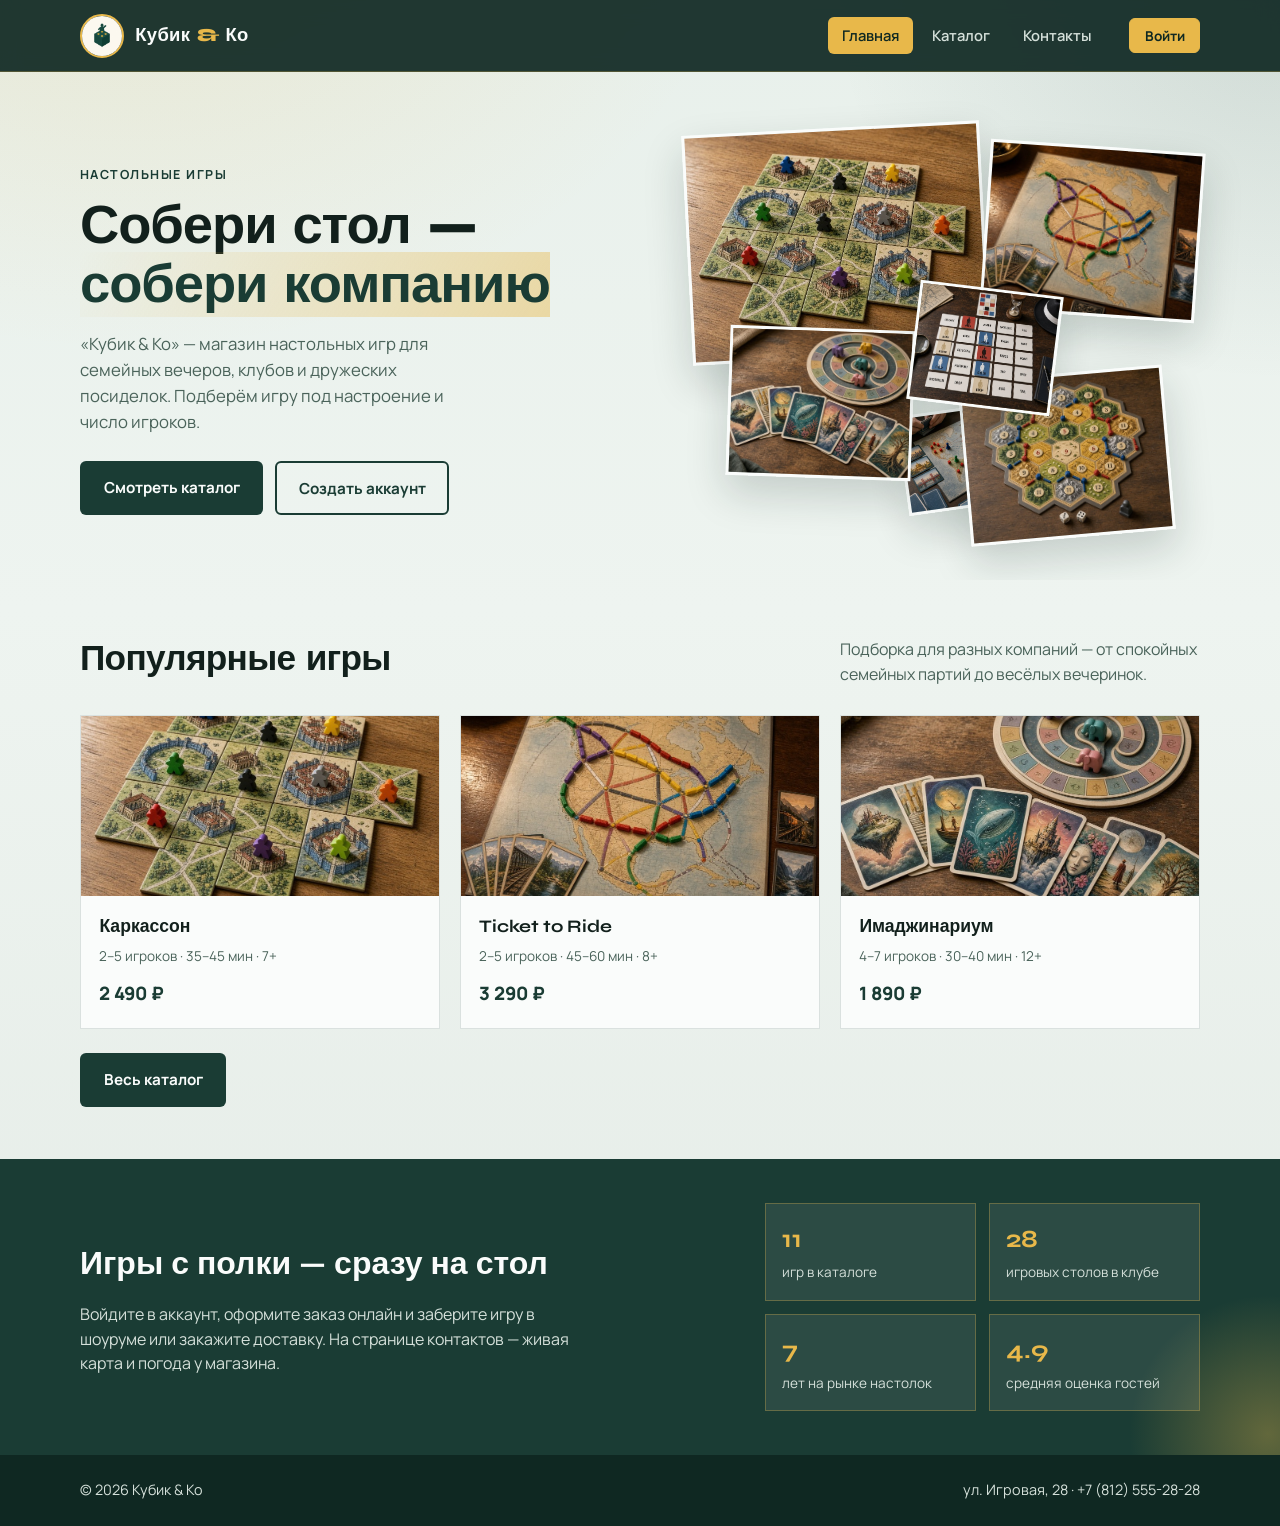
<file: index.html>
<!DOCTYPE html>
<html lang="ru">
<head>
  <meta charset="UTF-8">
  <meta name="viewport" content="width=device-width, initial-scale=1.0">
  <title>Кубик &amp; Ко — магазин настольных игр</title>
  <meta name="description" content="Интернет-магазин настольных игр «Кубик & Ко». Семейные стратегии, вечеринки и классика для компании.">
  <link rel="stylesheet" href="Style.css">
  <link rel="icon" href="images/logo.jpg" type="image/jpeg">
</head>
<body>
  <header class="site-header">
    <div class="container header-inner">
      <a class="logo" href="index.html">
        <img src="images/logo.jpg" alt="Логотип Кубик и Ко">
        <span class="logo-text">Кубик <span>&amp;</span> Ко</span>
      </a>
      <nav class="nav" aria-label="Основное меню">
        <a class="active" href="index.html">Главная</a>
        <a href="catalog.html">Каталог</a>
        <a href="contacts.html">Контакты</a>
        <a href="db.html" class="nav-db" hidden>БД</a>
      </nav>
      <div class="auth-slot" id="auth-slot"></div>
    </div>
  </header>

  <main>
    <section class="hero">
      <div class="container hero-grid">
        <div class="hero-copy">
          <p class="eyebrow">Настольные игры</p>
          <h1>Собери стол — <em>собери компанию</em></h1>
          <p class="hero-lead">
            «Кубик &amp; Ко» — магазин настольных игр для семейных вечеров,
            клубов и дружеских посиделок. Подберём игру под настроение и число игроков.
          </p>
          <div class="cta-row">
            <a class="btn btn-primary" href="catalog.html">Смотреть каталог</a>
            <button type="button" class="btn btn-ghost" data-open-auth="register">Создать аккаунт</button>
          </div>
        </div>

        <div class="collage" aria-label="Витрина игр">
          <img class="img-1" src="images/game1.jpg" alt="Настольная игра на столе">
          <img class="img-2" src="images/game2.jpg" alt="Игровой вечер">
          <img class="img-3" src="images/game3.jpg" alt="Фишки и кубики">
          <img class="img-4" src="images/game4.jpg" alt="Коробка с игрой">
          <img class="img-5" src="images/game5.jpg" alt="Карты и миплы">
          <img class="img-6" src="images/game6.jpg" alt="Игровое поле">
        </div>
      </div>
    </section>

    <section class="section">
      <div class="container">
        <div class="section-head" data-reveal>
          <h2>Популярные игры</h2>
          <p>Подборка для разных компаний — от спокойных семейных партий до весёлых вечеринок.</p>
        </div>
        <div class="catalog" id="home-catalog"></div>
        <p style="margin-top: 1.5rem;" data-reveal>
          <a class="btn btn-primary" href="catalog.html">Весь каталог</a>
        </p>
      </div>
    </section>

    <section class="about-band">
      <div class="container about-inner" data-reveal>
        <div>
          <h2>Игры с полки — сразу на стол</h2>
          <p>
            Войдите в аккаунт, оформите заказ онлайн и заберите игру в шоуруме
            или закажите доставку. На странице контактов — живая карта и погода у магазина.
          </p>
        </div>
        <div class="stats">
          <div class="stat">
            <strong>11</strong>
            <span>игр в каталоге</span>
          </div>
          <div class="stat">
            <strong>28</strong>
            <span>игровых столов в клубе</span>
          </div>
          <div class="stat">
            <strong>7</strong>
            <span>лет на рынке настолок</span>
          </div>
          <div class="stat">
            <strong>4.9</strong>
            <span>средняя оценка гостей</span>
          </div>
        </div>
      </div>
    </section>
  </main>

  <footer class="site-footer">
    <div class="container footer-inner">
      <p>© 2026 Кубик &amp; Ко</p>
      <p><a href="contacts.html">ул. Игровая, 28 · +7 (812) 555-28-28</a></p>
    </div>
  </footer>

  <script src="js/games.js"></script>
  <script src="js/app.js"></script>
  <script>
    (function () {
      const grid = document.getElementById("home-catalog");
      if (!grid || !window.KUBIK_GAMES) return;
      grid.innerHTML = window.KUBIK_GAMES.slice(0, 3).map(function (g) {
        return (
          '<a class="game-card game-card--link" href="product.html?id=' + g.id + '" data-reveal>' +
            '<img src="' + g.image + '" alt="' + g.short + '">' +
            '<div class="game-card-body">' +
              "<h3>" + g.short + "</h3>" +
              '<p class="game-meta">' + g.players + " игроков · " + g.time + " · " + g.age + "</p>" +
              '<p class="price">' + g.price.toLocaleString("ru-RU") + " ₽</p>" +
            "</div>" +
          "</a>"
        );
      }).join("");
    })();
  </script>
</body>
</html>
</file>
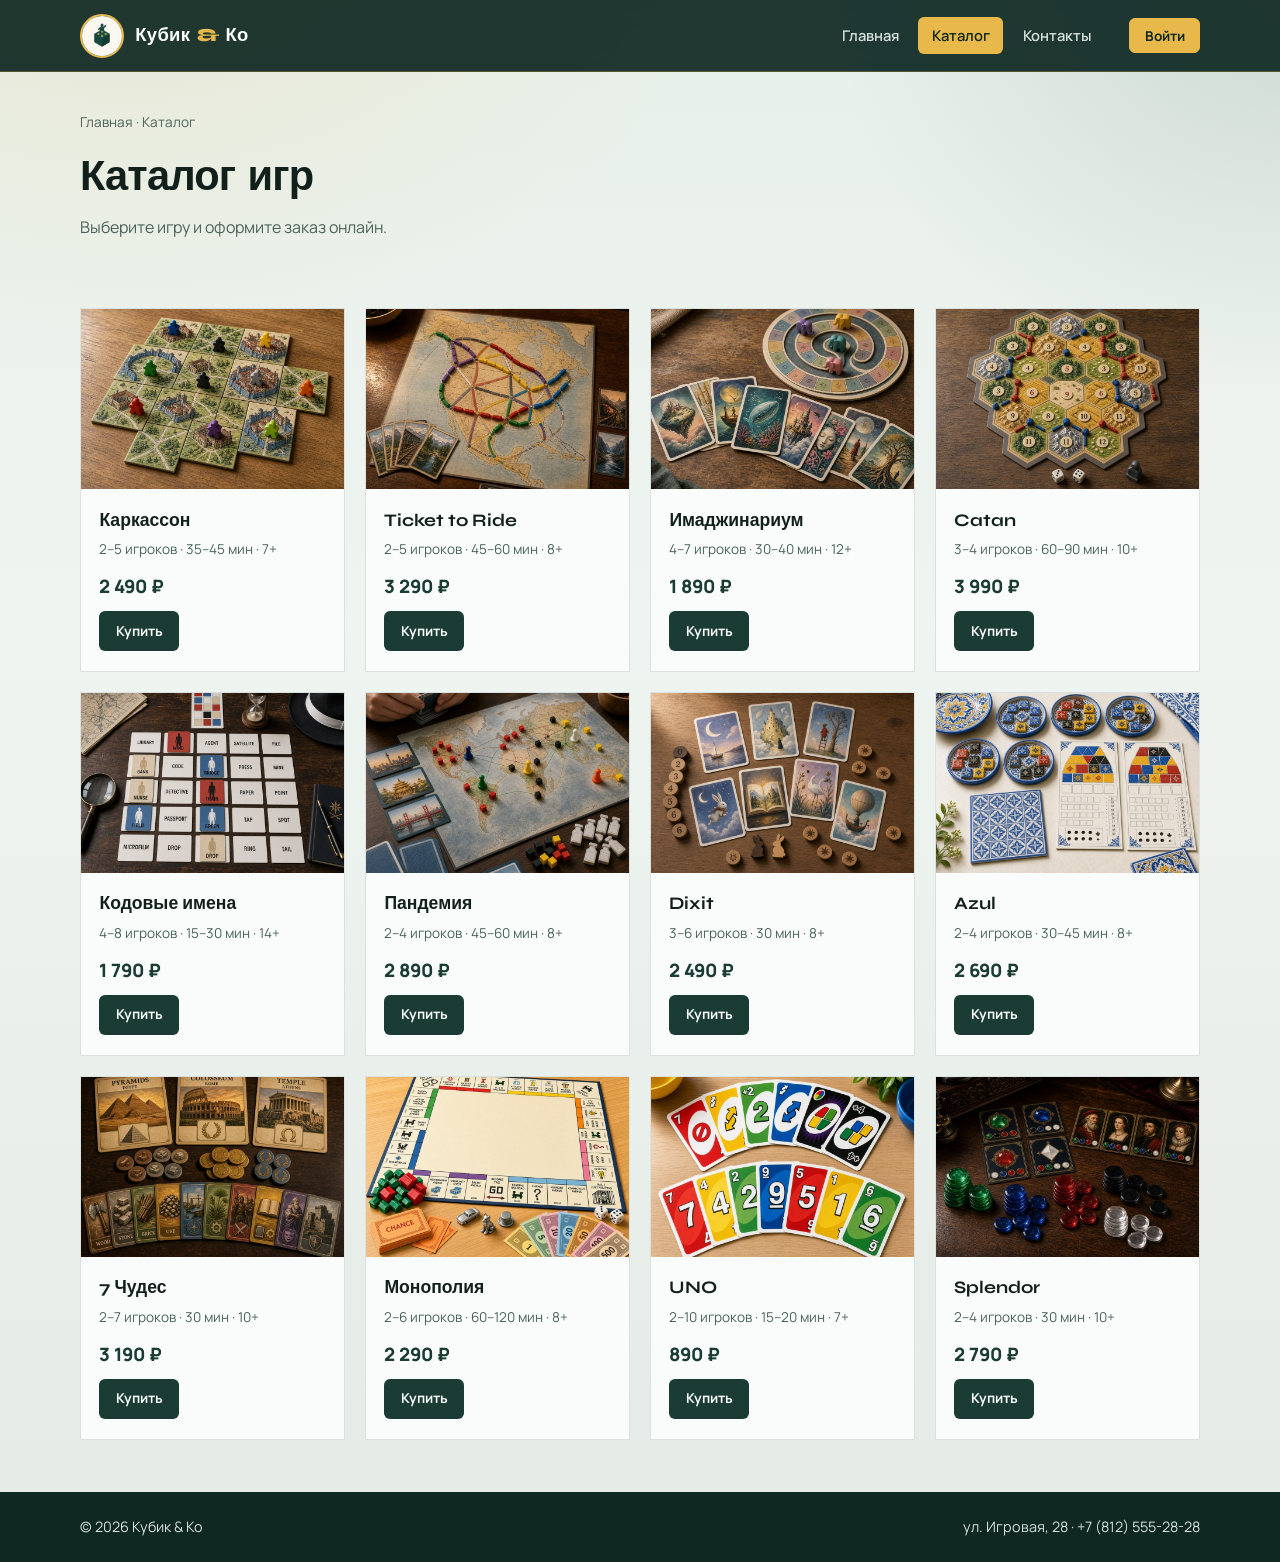
<file: catalog.html>
<!DOCTYPE html>
<html lang="ru">
<head>
  <meta charset="UTF-8">
  <meta name="viewport" content="width=device-width, initial-scale=1.0">
  <title>Каталог — Кубик &amp; Ко</title>
  <meta name="description" content="Каталог настольных игр магазина «Кубик & Ко».">
  <link rel="stylesheet" href="Style.css">
  <link rel="icon" href="images/logo.jpg" type="image/jpeg">
</head>
<body>
  <header class="site-header">
    <div class="container header-inner">
      <a class="logo" href="index.html">
        <img src="images/logo.jpg" alt="Логотип Кубик и Ко">
        <span class="logo-text">Кубик <span>&amp;</span> Ко</span>
      </a>
      <nav class="nav" aria-label="Основное меню">
        <a href="index.html">Главная</a>
        <a class="active" href="catalog.html">Каталог</a>
        <a href="contacts.html">Контакты</a>
        <a href="db.html" class="nav-db" hidden>БД</a>
      </nav>
      <div class="auth-slot" id="auth-slot"></div>
    </div>
  </header>

  <main>
    <section class="page-hero">
      <div class="container">
        <p class="breadcrumb"><a href="index.html">Главная</a> · Каталог</p>
        <h1>Каталог игр</h1>
        <p class="section-lead">Выберите игру и оформите заказ онлайн.</p>
      </div>
    </section>

    <section class="section">
      <div class="container">
        <div class="catalog catalog--full" id="catalog-grid"></div>
      </div>
    </section>
  </main>

  <footer class="site-footer">
    <div class="container footer-inner">
      <p>© 2026 Кубик &amp; Ко</p>
      <p><a href="contacts.html">ул. Игровая, 28 · +7 (812) 555-28-28</a></p>
    </div>
  </footer>

  <script src="js/games.js"></script>
  <script src="js/app.js"></script>
  <script>
    (function () {
      const grid = document.getElementById("catalog-grid");
      if (!grid || !window.KUBIK_GAMES) return;
      grid.innerHTML = window.KUBIK_GAMES.map(function (g) {
        return (
          '<a class="game-card game-card--link" href="product.html?id=' + g.id + '">' +
            '<img src="' + g.image + '" alt="' + g.short + '">' +
            '<div class="game-card-body">' +
              "<h3>" + g.short + "</h3>" +
              '<p class="game-meta">' + g.players + " игроков · " + g.time + " · " + g.age + "</p>" +
              '<p class="price">' + g.price.toLocaleString("ru-RU") + " ₽</p>" +
              '<span class="btn btn-primary btn-sm">Купить</span>' +
            "</div>" +
          "</a>"
        );
      }).join("");
    })();
  </script>
</body>
</html>
</file>
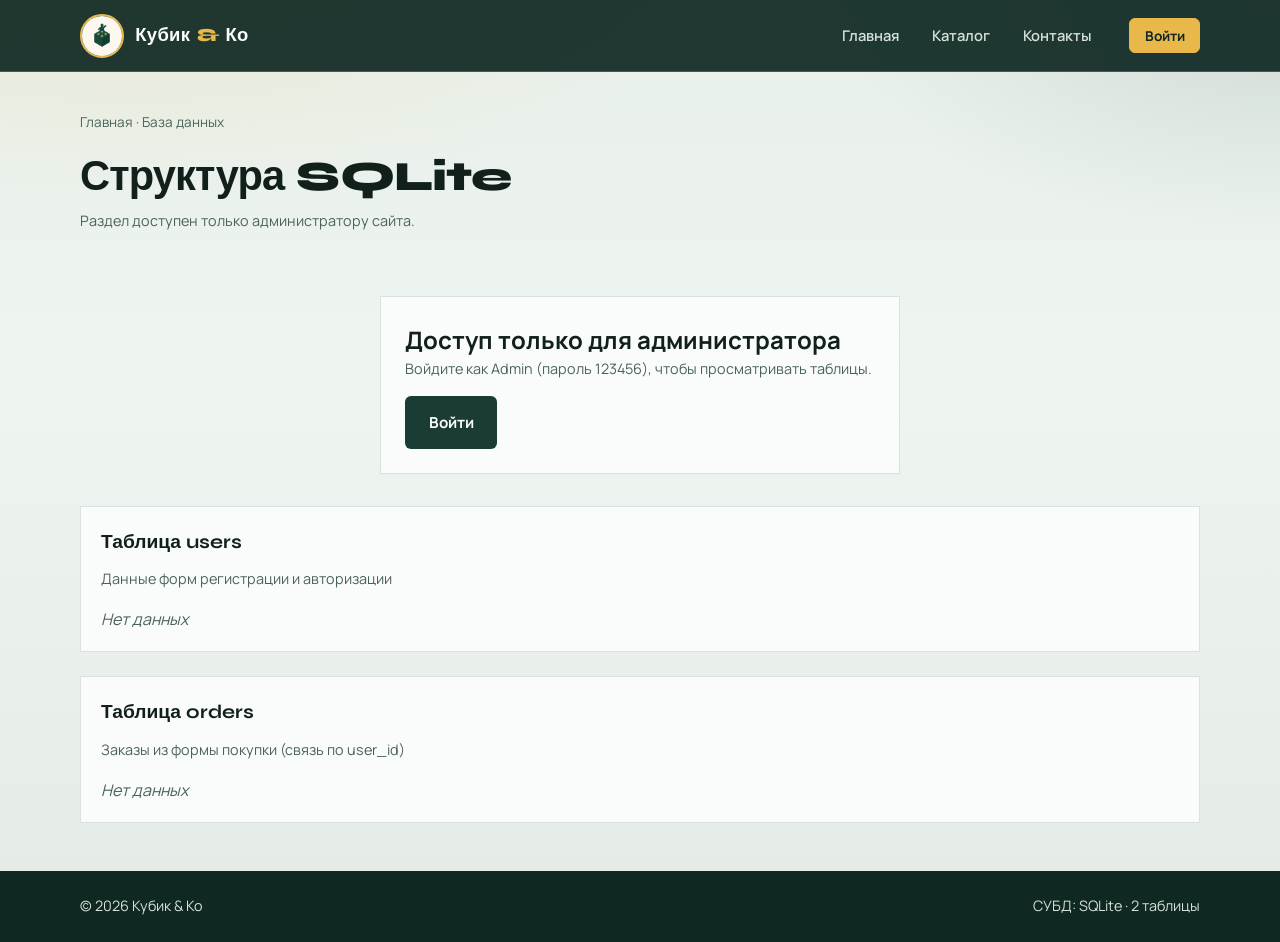
<file: db.html>
<!DOCTYPE html>
<html lang="ru">
<head>
  <meta charset="UTF-8">
  <meta name="viewport" content="width=device-width, initial-scale=1.0">
  <title>База данных — Кубик &amp; Ко</title>
  <link rel="stylesheet" href="Style.css">
  <link rel="icon" href="images/logo.jpg" type="image/jpeg">
  <style>
    .db-grid { display: grid; gap: 1.5rem; padding-bottom: 3rem; }
    .db-panel { background: var(--white); border: 1px solid var(--line); padding: 1.25rem; overflow-x: auto; }
    .db-panel h2 { font-family: "Syne", sans-serif; font-size: 1.2rem; margin-bottom: 0.75rem; }
    .db-meta { color: var(--muted); font-size: 0.9rem; margin-bottom: 1rem; }
    table.db-table { width: 100%; border-collapse: collapse; font-size: 0.9rem; }
    table.db-table th, table.db-table td { border: 1px solid var(--line); padding: 0.55rem 0.7rem; text-align: left; }
    table.db-table th { background: var(--felt); color: var(--white); }
    table.db-table tr:nth-child(even) { background: var(--paper); }
    .db-empty { color: var(--muted); font-style: italic; }
    .db-lock { max-width: 520px; margin: 2rem auto; background: var(--white); border: 1px solid var(--line); padding: 1.5rem; }
  </style>
</head>
<body>
  <header class="site-header">
    <div class="container header-inner">
      <a class="logo" href="index.html">
        <img src="images/logo.jpg" alt="Логотип Кубик и Ко">
        <span class="logo-text">Кубик <span>&amp;</span> Ко</span>
      </a>
      <nav class="nav" aria-label="Основное меню">
        <a href="index.html">Главная</a>
        <a href="catalog.html">Каталог</a>
        <a href="contacts.html">Контакты</a>
        <a class="active nav-db" href="db.html" hidden>БД</a>
      </nav>
      <div class="auth-slot" id="auth-slot"></div>
    </div>
  </header>

  <main>
    <section class="page-hero">
      <div class="container">
        <p class="breadcrumb"><a href="index.html">Главная</a> · База данных</p>
        <h1>Структура SQLite</h1>
        <p class="db-meta" id="db-status">Проверка доступа…</p>
      </div>
    </section>

    <section class="container" id="db-locked" hidden>
      <div class="db-lock">
        <h2>Доступ только для администратора</h2>
        <p class="db-meta">Войдите как Admin (пароль 123456), чтобы просматривать таблицы.</p>
        <button type="button" class="btn btn-primary" data-open-auth="login">Войти</button>
      </div>
    </section>

    <section class="container db-grid" id="db-content" hidden>
      <div class="db-panel">
        <h2>Таблица users</h2>
        <p class="db-meta">Данные форм регистрации и авторизации</p>
        <div id="users-table"><p class="db-empty">Нет данных</p></div>
      </div>
      <div class="db-panel">
        <h2>Таблица orders</h2>
        <p class="db-meta">Заказы из формы покупки (связь по user_id)</p>
        <div id="orders-table"><p class="db-empty">Нет данных</p></div>
      </div>
    </section>
  </main>

  <footer class="site-footer">
    <div class="container footer-inner">
      <p>© 2026 Кубик &amp; Ко</p>
      <p>СУБД: SQLite · 2 таблицы</p>
    </div>
  </footer>

  <script src="js/app.js"></script>
  <script>
    (async function () {
      const API =
        window.location.protocol === "file:" ? "http://127.0.0.1:5000" : "";

      function tableHTML(headers, rows) {
        if (!rows.length) return '<p class="db-empty">Пока пусто</p>';
        let html = "<table class='db-table'><thead><tr>";
        headers.forEach((h) => { html += "<th>" + h + "</th>"; });
        html += "</tr></thead><tbody>";
        rows.forEach((row) => {
          html += "<tr>";
          headers.forEach((h) => {
            const v = row[h] == null ? "" : String(row[h]);
            html += "<td>" + v.replace(/</g, "&lt;") + "</td>";
          });
          html += "</tr>";
        });
        html += "</tbody></table>";
        return html;
      }

      function isAdminSession() {
        try {
          const s = JSON.parse(localStorage.getItem("kubik_session") || "null");
          return !!(s && (s.is_admin === 1 || s.is_admin === true || s.name === "Admin"));
        } catch {
          return false;
        }
      }

      async function loadDb() {
        const locked = document.getElementById("db-locked");
        const content = document.getElementById("db-content");
        const status = document.getElementById("db-status");

        if (!isAdminSession()) {
          locked.hidden = false;
          content.hidden = true;
          status.textContent = "Раздел доступен только администратору сайта.";
          return;
        }

        locked.hidden = true;
        content.hidden = false;

        try {
          const st = await fetch(API + "/api/db-status").then((r) => r.json());
          status.textContent =
            "СУБД: " + st.db + " · таблицы: " + st.tables.join(", ") +
            " · пользователей: " + st.users + " · заказов: " + st.orders;

          const users = await fetch(API + "/api/users").then((r) => r.json());
          document.getElementById("users-table").innerHTML = tableHTML(
            ["id", "name", "email", "is_admin", "created_at"],
            users.users || []
          );

          const orders = await fetch(API + "/api/orders").then((r) => r.json());
          document.getElementById("orders-table").innerHTML = tableHTML(
            ["id", "user_id", "user_email", "product", "qty", "total", "customer", "phone", "delivery", "created_at"],
            orders.orders || []
          );
        } catch (e) {
          status.textContent = "Сервер не запущен. В терминале: python3 server.py";
        }
      }

      document.addEventListener("DOMContentLoaded", loadDb);
      window.addEventListener("storage", loadDb);
      // after login in same tab
      const _setItem = localStorage.setItem.bind(localStorage);
      localStorage.setItem = function (k, v) {
        _setItem(k, v);
        if (k === "kubik_session") setTimeout(loadDb, 50);
      };
      const _remove = localStorage.removeItem.bind(localStorage);
      localStorage.removeItem = function (k) {
        _remove(k);
        if (k === "kubik_session") setTimeout(loadDb, 50);
      };
    })();
  </script>
</body>
</html>
</file>
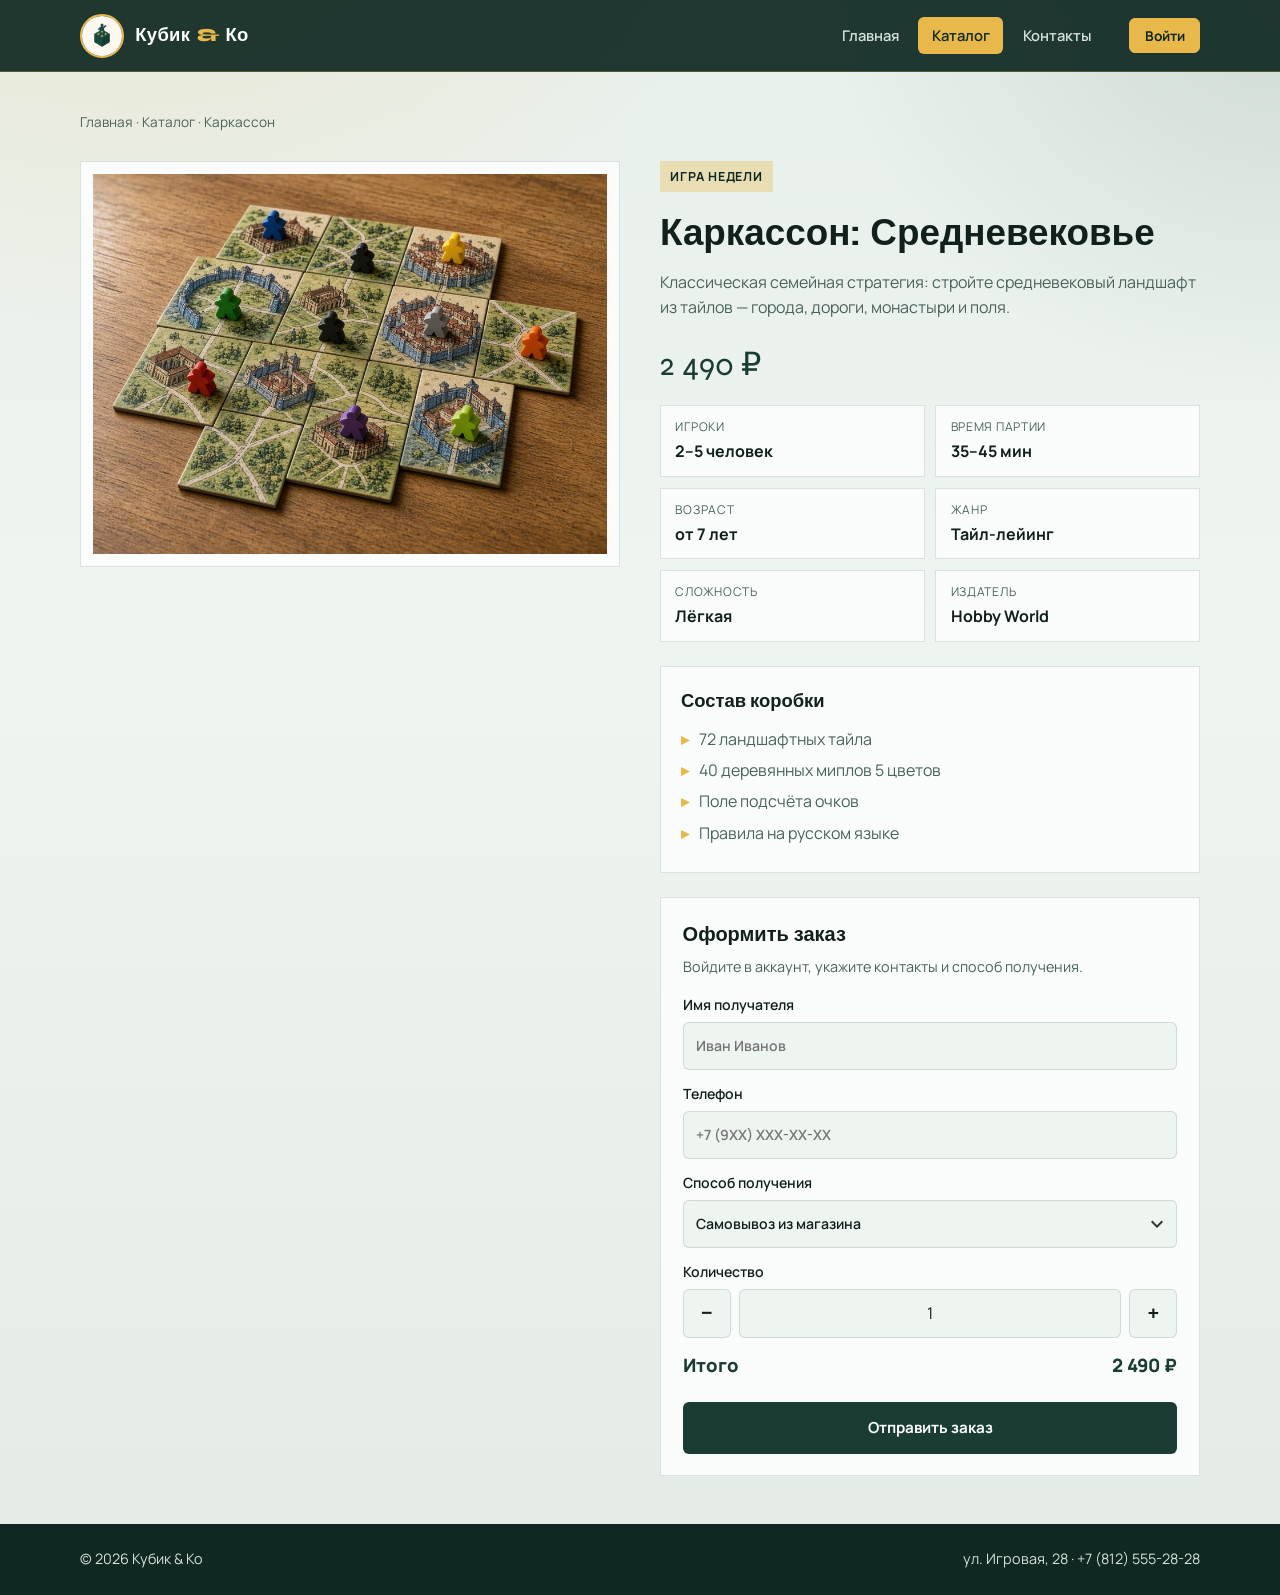
<file: product.html>
<!DOCTYPE html>
<html lang="ru">
<head>
  <meta charset="UTF-8">
  <meta name="viewport" content="width=device-width, initial-scale=1.0">
  <title>Товар — Кубик &amp; Ко</title>
  <meta name="description" content="Карточка настольной игры в магазине «Кубик & Ко».">
  <link rel="stylesheet" href="Style.css">
  <link rel="icon" href="images/logo.jpg" type="image/jpeg">
</head>
<body>
  <header class="site-header">
    <div class="container header-inner">
      <a class="logo" href="index.html">
        <img src="images/logo.jpg" alt="Логотип Кубик и Ко">
        <span class="logo-text">Кубик <span>&amp;</span> Ко</span>
      </a>
      <nav class="nav" aria-label="Основное меню">
        <a href="index.html">Главная</a>
        <a class="active" href="catalog.html">Каталог</a>
        <a href="contacts.html">Контакты</a>
        <a href="db.html" class="nav-db" hidden>БД</a>
      </nav>
      <div class="auth-slot" id="auth-slot"></div>
    </div>
  </header>

  <main>
    <section class="page-hero">
      <div class="container">
        <p class="breadcrumb" id="product-breadcrumb">
          <a href="index.html">Главная</a> · <a href="catalog.html">Каталог</a>
        </p>
      </div>
    </section>

    <section class="container product-layout">
      <div class="product-gallery" data-reveal>
        <img id="product-image" src="images/product-main.jpg" alt="">
      </div>

      <div class="product-info" data-reveal>
        <span class="badge" id="product-badge" hidden>Игра недели</span>
        <h1 id="product-title">Загрузка…</h1>
        <p class="product-desc" id="product-desc"></p>
        <p class="product-price" id="product-price"></p>

        <dl class="specs" id="product-specs"></dl>

        <div class="composition">
          <h2>Состав коробки</h2>
          <ul id="product-box"></ul>
        </div>

        <div class="order-panel" id="order-panel">
          <h2>Оформить заказ</h2>
          <p class="hint">Войдите в аккаунт, укажите контакты и способ получения.</p>

          <form id="form-order" class="order-form" data-price="2490" data-product="" novalidate>
            <label>Имя получателя
              <input type="text" name="customer" required minlength="2" placeholder="Иван Иванов" autocomplete="name">
            </label>
            <label>Телефон
              <input type="tel" name="phone" required placeholder="+7 (9XX) XXX-XX-XX" autocomplete="tel">
            </label>
            <label>Способ получения
              <select name="delivery" required>
                <option value="pickup">Самовывоз из магазина</option>
                <option value="courier">Курьер по городу</option>
                <option value="post">СДЭК / Почта</option>
              </select>
            </label>

            <div class="qty-row">
              <span class="qty-label">Количество</span>
              <div class="qty-controls">
                <button type="button" class="qty-btn" data-qty="-1" aria-label="Меньше">−</button>
                <input type="number" name="qty" value="1" min="1" max="10" inputmode="numeric">
                <button type="button" class="qty-btn" data-qty="1" aria-label="Больше">+</button>
              </div>
            </div>

            <div class="order-total-row">
              <span>Итого</span>
              <span id="order-total">0 ₽</span>
            </div>

            <p class="form-error" hidden></p>
            <button type="submit" class="btn btn-primary btn-block">Отправить заказ</button>
          </form>

          <div id="order-success" class="order-success" hidden></div>
        </div>
      </div>
    </section>
  </main>

  <footer class="site-footer">
    <div class="container footer-inner">
      <p>© 2026 Кубик &amp; Ко</p>
      <p><a href="contacts.html">ул. Игровая, 28 · +7 (812) 555-28-28</a></p>
    </div>
  </footer>

  <script src="js/games.js"></script>
  <script src="js/app.js"></script>
  <script>
    (function () {
      const params = new URLSearchParams(window.location.search);
      const game = window.getKubikGame(params.get("id") || "carcassonne");
      document.title = game.title + " — Кубик & Ко";
      document.getElementById("product-breadcrumb").innerHTML =
        '<a href="index.html">Главная</a> · <a href="catalog.html">Каталог</a> · ' + game.short;
      document.getElementById("product-image").src = game.image;
      document.getElementById("product-image").alt = game.title;
      document.getElementById("product-title").textContent = game.title;
      document.getElementById("product-desc").textContent = game.desc;
      document.getElementById("product-price").textContent = game.price.toLocaleString("ru-RU") + " ₽";
      const badge = document.getElementById("product-badge");
      if (game.badge) {
        badge.hidden = false;
        badge.textContent = game.badge;
      }
      document.getElementById("product-specs").innerHTML =
        "<div class='spec'><dt>Игроки</dt><dd>" + game.players + " человек</dd></div>" +
        "<div class='spec'><dt>Время партии</dt><dd>" + game.time + "</dd></div>" +
        "<div class='spec'><dt>Возраст</dt><dd>от " + game.age.replace("+", "") + " лет</dd></div>" +
        "<div class='spec'><dt>Жанр</dt><dd>" + game.genre + "</dd></div>" +
        "<div class='spec'><dt>Сложность</dt><dd>" + game.difficulty + "</dd></div>" +
        "<div class='spec'><dt>Издатель</dt><dd>" + game.publisher + "</dd></div>";
      document.getElementById("product-box").innerHTML = game.box
        .map(function (item) { return "<li>" + item + "</li>"; })
        .join("");
      const form = document.getElementById("form-order");
      form.dataset.price = String(game.price);
      form.dataset.product = game.title;
      document.getElementById("order-total").textContent =
        game.price.toLocaleString("ru-RU") + " ₽";
    })();
  </script>
</body>
</html>
</file>
<file: Style.css>
/* Кубик & Ко — вариант 28 */
@import url("https://fonts.googleapis.com/css2?family=Manrope:wght@400;500;600;700&family=Syne:wght@600;700;800&display=swap");

:root {
  --felt: #1a3c34;
  --felt-deep: #0f2822;
  --mustard: #e8b84a;
  --mustard-soft: #f3d58a;
  --paper: #eef4f0;
  --fog: #d5e0da;
  --ink: #12201c;
  --muted: #4a635a;
  --white: #fafcfb;
  --line: rgba(26, 60, 52, 0.14);
  --radius: 6px;
  --shadow: 0 18px 40px rgba(15, 40, 34, 0.18);
  --max: 1120px;
  --header-h: 72px;
}

*,
*::before,
*::after {
  box-sizing: border-box;
  margin: 0;
  padding: 0;
}

html {
  scroll-behavior: smooth;
}

body {
  font-family: "Manrope", sans-serif;
  color: var(--ink);
  background:
    radial-gradient(ellipse 90% 60% at 10% -10%, rgba(232, 184, 74, 0.18), transparent 55%),
    radial-gradient(ellipse 70% 50% at 100% 0%, rgba(26, 60, 52, 0.12), transparent 50%),
    linear-gradient(180deg, #e8f0eb 0%, var(--paper) 40%, #e4ebe6 100%);
  min-height: 100vh;
  line-height: 1.55;
  display: flex;
  flex-direction: column;
}

main {
  flex: 1 0 auto;
}

img {
  max-width: 100%;
  display: block;
}

a {
  color: inherit;
  text-decoration: none;
}

ul {
  list-style: none;
}

.container {
  width: min(100% - 2rem, var(--max));
  margin-inline: auto;
}

/* —— Header —— */
.site-header {
  position: sticky;
  top: 0;
  z-index: 100;
  height: var(--header-h);
  background: rgba(15, 40, 34, 0.92);
  backdrop-filter: blur(10px);
  border-bottom: 1px solid rgba(232, 184, 74, 0.25);
}

.header-inner {
  height: 100%;
  display: flex;
  align-items: center;
  justify-content: space-between;
  gap: 1rem;
}

.header-inner .nav {
  margin-left: auto;
}

.logo {
  display: flex;
  align-items: center;
  gap: 0.7rem;
  color: var(--white);
}

.logo img {
  width: 44px;
  height: 44px;
  border-radius: 50%;
  object-fit: cover;
  border: 2px solid var(--mustard);
  background: var(--white);
}

.logo-text {
  font-family: "Syne", sans-serif;
  font-weight: 800;
  font-size: 1.15rem;
  letter-spacing: 0.02em;
}

.logo-text span {
  color: var(--mustard);
}

.nav {
  display: flex;
  gap: 0.35rem;
  flex-wrap: wrap;
  justify-content: flex-end;
}

.nav a {
  color: var(--fog);
  font-weight: 600;
  font-size: 0.92rem;
  padding: 0.45rem 0.85rem;
  border-radius: var(--radius);
  transition: color 0.2s, background 0.2s;
}

.nav a:hover,
.nav a.active {
  color: var(--felt-deep);
  background: var(--mustard);
}

/* —— Hero —— */
.hero {
  position: relative;
  padding: 3.5rem 0 2rem;
  overflow: hidden;
}

.hero-grid {
  display: grid;
  grid-template-columns: 1.05fr 0.95fr;
  gap: 2.5rem;
  align-items: center;
}

.eyebrow {
  display: inline-block;
  font-size: 0.78rem;
  font-weight: 700;
  letter-spacing: 0.12em;
  text-transform: uppercase;
  color: var(--felt);
  margin-bottom: 0.85rem;
}

.hero h1 {
  font-family: "Syne", sans-serif;
  font-weight: 800;
  font-size: clamp(2.1rem, 4.5vw, 3.4rem);
  line-height: 1.08;
  letter-spacing: -0.02em;
  margin-bottom: 1rem;
  max-width: 14ch;
}

.hero h1 em {
  font-style: normal;
  color: var(--felt);
  background: linear-gradient(120deg, transparent 0%, rgba(232, 184, 74, 0.45) 100%);
  box-decoration-break: clone;
}

.hero-lead {
  color: var(--muted);
  font-size: 1.05rem;
  max-width: 38ch;
  margin-bottom: 1.6rem;
}

.cta-row {
  display: flex;
  flex-wrap: wrap;
  gap: 0.75rem;
}

.btn {
  display: inline-flex;
  align-items: center;
  justify-content: center;
  gap: 0.4rem;
  font-family: "Manrope", sans-serif;
  font-weight: 700;
  font-size: 0.95rem;
  padding: 0.85rem 1.35rem;
  border-radius: var(--radius);
  border: 2px solid transparent;
  cursor: pointer;
  transition: transform 0.2s, background 0.2s, color 0.2s, border-color 0.2s;
}

.btn:hover {
  transform: translateY(-2px);
}

.btn-primary {
  background: var(--felt);
  color: var(--white);
}

.btn-primary:hover {
  background: var(--felt-deep);
}

.btn-ghost {
  background: transparent;
  border-color: var(--felt);
  color: var(--felt);
}

.btn-ghost:hover {
  background: var(--felt);
  color: var(--white);
}

/* Absolute-positioned collage (requirement) */
.collage {
  position: relative;
  width: 100%;
  height: 420px;
  margin-inline: auto;
}

.collage img {
  position: absolute;
  object-fit: cover;
  border: 3px solid var(--white);
  box-shadow: var(--shadow);
  transition: transform 0.35s ease, z-index 0s;
}

.collage img:hover {
  transform: scale(1.04) rotate(0deg) !important;
  z-index: 20;
}

.collage .img-1 {
  width: 58%;
  height: 230px;
  top: 0;
  left: 0;
  z-index: 3;
  transform: rotate(-3deg);
}

.collage .img-2 {
  width: 42%;
  height: 170px;
  top: 18px;
  right: 0;
  z-index: 4;
  transform: rotate(4deg);
}

.collage .img-3 {
  width: 36%;
  height: 150px;
  top: 200px;
  left: 8%;
  z-index: 5;
  transform: rotate(2deg);
}

.collage .img-4 {
  width: 40%;
  height: 165px;
  bottom: 10px;
  right: 6%;
  z-index: 4;
  transform: rotate(-5deg);
}

.collage .img-5 {
  width: 28%;
  height: 120px;
  top: 160px;
  right: 28%;
  z-index: 6;
  transform: rotate(7deg);
}

.collage .img-6 {
  width: 24%;
  height: 100px;
  bottom: 40px;
  left: 42%;
  z-index: 2;
  transform: rotate(-8deg);
}

/* —— Sections —— */
.section {
  padding: 3.25rem 0;
}

.section-head {
  display: flex;
  flex-wrap: wrap;
  align-items: end;
  justify-content: space-between;
  gap: 1rem;
  margin-bottom: 1.75rem;
}

.section-head h2 {
  font-family: "Syne", sans-serif;
  font-weight: 800;
  font-size: clamp(1.6rem, 3vw, 2.2rem);
  letter-spacing: -0.02em;
}

.section-head p {
  color: var(--muted);
  max-width: 36ch;
}

.catalog {
  display: grid;
  grid-template-columns: repeat(3, 1fr);
  gap: 1.25rem;
}

.game-card {
  background: var(--white);
  border: 1px solid var(--line);
  overflow: hidden;
  transition: transform 0.25s, box-shadow 0.25s;
}

.game-card:hover {
  transform: translateY(-4px);
  box-shadow: var(--shadow);
}

.game-card img {
  width: 100%;
  height: 180px;
  object-fit: cover;
}

.game-card-body {
  padding: 1.1rem 1.15rem 1.25rem;
}

.game-card h3 {
  font-family: "Syne", sans-serif;
  font-size: 1.1rem;
  margin-bottom: 0.35rem;
}

.game-meta {
  font-size: 0.85rem;
  color: var(--muted);
  margin-bottom: 0.75rem;
}

.price {
  font-weight: 800;
  color: var(--felt);
  font-size: 1.15rem;
}

.about-band {
  background: var(--felt);
  color: var(--white);
  padding: 2.75rem 0;
  position: relative;
  overflow: hidden;
}

.about-band::before {
  content: "";
  position: absolute;
  inset: auto -10% -40% auto;
  width: 280px;
  height: 280px;
  border-radius: 50%;
  background: radial-gradient(circle, rgba(232, 184, 74, 0.35), transparent 70%);
  pointer-events: none;
}

.about-inner {
  display: grid;
  grid-template-columns: 1.2fr 0.8fr;
  gap: 2rem;
  align-items: center;
  position: relative;
}

.about-inner h2 {
  font-family: "Syne", sans-serif;
  font-size: clamp(1.5rem, 3vw, 2rem);
  margin-bottom: 0.85rem;
}

.about-inner p {
  color: var(--fog);
  max-width: 50ch;
}

.stats {
  display: grid;
  grid-template-columns: 1fr 1fr;
  gap: 0.85rem;
}

.stat {
  background: rgba(255, 255, 255, 0.08);
  border: 1px solid rgba(232, 184, 74, 0.3);
  padding: 1rem;
}

.stat strong {
  display: block;
  font-family: "Syne", sans-serif;
  font-size: 1.55rem;
  color: var(--mustard);
}

.stat span {
  font-size: 0.85rem;
  color: var(--fog);
}

/* —— Product page —— */
.page-hero {
  padding: 2.5rem 0 1rem;
}

.page-hero h1 {
  font-family: "Syne", sans-serif;
  font-weight: 800;
  font-size: clamp(1.8rem, 3.5vw, 2.6rem);
  letter-spacing: -0.02em;
}

.breadcrumb {
  font-size: 0.85rem;
  color: var(--muted);
  margin-bottom: 0.75rem;
}

.breadcrumb a:hover {
  color: var(--felt);
  text-decoration: underline;
}

.product-layout {
  display: grid;
  grid-template-columns: 1fr 1fr;
  gap: 2.5rem;
  padding-bottom: 3rem;
  align-items: start;
}

.product-gallery {
  background: var(--white);
  border: 1px solid var(--line);
  padding: 0.75rem;
}

.product-gallery img {
  width: 100%;
  height: 380px;
  object-fit: cover;
}

.product-info .badge {
  display: inline-block;
  background: rgba(232, 184, 74, 0.35);
  color: var(--felt-deep);
  font-weight: 700;
  font-size: 0.78rem;
  letter-spacing: 0.06em;
  text-transform: uppercase;
  padding: 0.35rem 0.65rem;
  margin-bottom: 0.85rem;
}

.product-info h1 {
  font-family: "Syne", sans-serif;
  font-size: clamp(1.7rem, 3vw, 2.3rem);
  margin-bottom: 0.5rem;
}

.product-price {
  font-family: "Syne", sans-serif;
  font-size: 2rem;
  color: var(--felt);
  margin: 1rem 0;
}

.product-desc {
  color: var(--muted);
  margin-bottom: 1.25rem;
}

.specs {
  display: grid;
  grid-template-columns: 1fr 1fr;
  gap: 0.65rem;
  margin-bottom: 1.5rem;
}

.spec {
  background: var(--white);
  border: 1px solid var(--line);
  padding: 0.75rem 0.9rem;
}

.spec dt {
  font-size: 0.75rem;
  text-transform: uppercase;
  letter-spacing: 0.06em;
  color: var(--muted);
}

.spec dd {
  font-weight: 700;
  margin-top: 0.15rem;
}

.composition {
  background: var(--white);
  border: 1px solid var(--line);
  padding: 1.25rem;
  margin-top: 1rem;
}

.composition h2 {
  font-family: "Syne", sans-serif;
  font-size: 1.15rem;
  margin-bottom: 0.75rem;
}

.composition li {
  position: relative;
  padding-left: 1.1rem;
  margin-bottom: 0.4rem;
  color: var(--muted);
}

.composition li::before {
  content: "▸";
  position: absolute;
  left: 0;
  color: var(--mustard);
  font-weight: 800;
}

/* —— Contacts —— */
.contacts-grid {
  display: grid;
  grid-template-columns: 1.1fr 0.9fr;
  gap: 2rem;
  padding-bottom: 3.5rem;
  align-items: stretch;
}

.map-col {
  display: flex;
  flex-direction: column;
  gap: 0.65rem;
  min-height: 100%;
}

.contact-card {
  background: var(--white);
  border: 1px solid var(--line);
  padding: 1.75rem;
}

.contact-card h2 {
  font-family: "Syne", sans-serif;
  font-size: 1.4rem;
  margin-bottom: 0.5rem;
}

.slogan {
  font-family: "Syne", sans-serif;
  font-size: 1.35rem;
  color: var(--felt);
  margin: 1rem 0 1.5rem;
  line-height: 1.3;
}

.contact-list li {
  display: grid;
  grid-template-columns: 110px 1fr;
  gap: 0.5rem;
  padding: 0.7rem 0;
  border-bottom: 1px solid var(--line);
  font-size: 0.98rem;
}

.contact-list li:last-child {
  border-bottom: none;
}

.contact-list .label {
  color: var(--muted);
  font-weight: 600;
}

.map-placeholder {
  min-height: 320px;
  background:
    linear-gradient(135deg, rgba(26, 60, 52, 0.85), rgba(26, 60, 52, 0.55)),
    url("images/game5.jpg") center / cover;
  color: var(--white);
  display: flex;
  flex-direction: column;
  justify-content: flex-end;
  padding: 1.5rem;
  border: 1px solid var(--line);
}

.map-placeholder strong {
  font-family: "Syne", sans-serif;
  font-size: 1.2rem;
}

.map-placeholder p {
  color: var(--fog);
  margin-top: 0.35rem;
}

/* —— Footer —— */
.site-footer {
  background: var(--felt-deep);
  color: var(--fog);
  padding: 1.5rem 0;
  font-size: 0.9rem;
  margin-top: auto;
  flex-shrink: 0;
}

.section-lead {
  color: var(--muted);
  margin-top: 0.35rem;
}

.game-card--link {
  display: block;
  color: inherit;
  text-decoration: none;
}

.btn-sm {
  display: inline-flex;
  margin-top: 0.65rem;
  padding: 0.45rem 0.9rem;
  font-size: 0.85rem;
}

.catalog--full {
  grid-template-columns: repeat(auto-fill, minmax(220px, 1fr));
}

.footer-inner {
  display: flex;
  flex-wrap: wrap;
  justify-content: space-between;
  gap: 0.75rem;
  align-items: center;
}

.site-footer a:hover {
  color: var(--mustard);
}

/* —— Motion —— */
@keyframes rise-in {
  from {
    opacity: 0;
    transform: translateY(18px);
  }
  to {
    opacity: 1;
    transform: translateY(0);
  }
}

.hero-copy,
.collage,
.section-head,
.game-card,
.product-gallery,
.product-info,
.contact-card,
.map-placeholder {
  animation: rise-in 0.7s ease both;
}

.collage {
  animation-delay: 0.12s;
}

.game-card:nth-child(2) {
  animation-delay: 0.08s;
}

.game-card:nth-child(3) {
  animation-delay: 0.16s;
}

/* —— Adaptive —— */
@media (max-width: 900px) {
  .hero-grid,
  .product-layout,
  .contacts-grid,
  .about-inner {
    grid-template-columns: 1fr;
  }

  .catalog {
    grid-template-columns: 1fr 1fr;
  }

  .collage {
    height: 360px;
    max-width: 520px;
  }

  .hero h1 {
    max-width: none;
  }
}

@media (max-width: 640px) {
  .nav a {
    padding: 0.35rem 0.55rem;
    font-size: 0.82rem;
  }

  .logo-text {
    font-size: 0.95rem;
  }

  .catalog {
    grid-template-columns: 1fr;
  }

  .collage {
    height: 300px;
  }

  .collage .img-1 {
    width: 70%;
    height: 160px;
  }

  .collage .img-2 {
    width: 48%;
    height: 120px;
  }

  .collage .img-5,
  .collage .img-6 {
    display: none;
  }

  .specs,
  .stats {
    grid-template-columns: 1fr;
  }

  .contact-list li {
    grid-template-columns: 1fr;
  }

  .product-gallery img {
    height: 240px;
  }

  .header-inner {
    flex-wrap: wrap;
    height: auto;
    padding: 0.6rem 0;
  }

  .site-header {
    height: auto;
  }

  .auth-slot {
    width: 100%;
    justify-content: flex-end;
  }
}

/* —— ПР №2: auth, forms, modal, map —— */
.auth-slot {
  display: flex;
  align-items: center;
  gap: 0.5rem;
  margin-left: 0.5rem;
}

.btn-auth {
  font-family: "Manrope", sans-serif;
  font-weight: 700;
  font-size: 0.85rem;
  padding: 0.45rem 0.9rem;
  border-radius: var(--radius);
  border: 1px solid var(--mustard);
  background: var(--mustard);
  color: var(--felt-deep);
  cursor: pointer;
  transition: transform 0.2s, background 0.2s;
}

.btn-auth:hover {
  transform: translateY(-1px);
  background: var(--mustard-soft);
}

.btn-auth--out {
  background: transparent;
  color: var(--fog);
  border-color: rgba(232, 184, 74, 0.45);
}

.user-chip {
  color: var(--mustard);
  font-weight: 600;
  font-size: 0.85rem;
  max-width: 140px;
  overflow: hidden;
  text-overflow: ellipsis;
  white-space: nowrap;
}

body.modal-open {
  overflow: hidden;
}

.modal {
  position: fixed;
  inset: 0;
  z-index: 200;
  display: flex;
  align-items: center;
  justify-content: center;
  padding: 1rem;
  opacity: 0;
  visibility: hidden;
  transition: opacity 0.25s, visibility 0.25s;
}

.modal.is-open {
  opacity: 1;
  visibility: visible;
}

.modal__backdrop {
  position: absolute;
  inset: 0;
  background: rgba(15, 40, 34, 0.62);
  backdrop-filter: blur(4px);
}

.modal__dialog {
  position: relative;
  width: min(100%, 420px);
  background: var(--white);
  border: 1px solid var(--line);
  box-shadow: var(--shadow);
  padding: 1.5rem 1.4rem 1.6rem;
  transform: translateY(12px) scale(0.98);
  transition: transform 0.25s;
}

.modal.is-open .modal__dialog {
  transform: translateY(0) scale(1);
}

.modal__close {
  display: none;
}

.auth-tabs {
  display: grid;
  grid-template-columns: 1fr 1fr;
  gap: 0.35rem;
  margin-bottom: 1.1rem;
}

.auth-tab {
  font-family: "Manrope", sans-serif;
  font-weight: 700;
  font-size: 0.9rem;
  padding: 0.55rem;
  border: 1px solid var(--line);
  background: var(--paper);
  color: var(--muted);
  cursor: pointer;
}

.auth-tab.is-active {
  background: var(--felt);
  color: var(--white);
  border-color: var(--felt);
}

.auth-form {
  display: none;
}

.auth-form.is-active {
  display: block;
}

.auth-form h2 {
  font-family: "Syne", sans-serif;
  font-size: 1.35rem;
  margin-bottom: 1rem;
}

.auth-form label,
.order-form label {
  display: block;
  font-weight: 600;
  font-size: 0.88rem;
  margin-bottom: 0.85rem;
  color: var(--ink);
}

.auth-form input,
.order-form input,
.order-form select,
.order-form textarea {
  display: block;
  width: 100%;
  margin-top: 0.35rem;
  padding: 0.7rem 0.8rem;
  border: 1px solid var(--line);
  border-radius: var(--radius);
  font: inherit;
  line-height: 1.35;
  box-sizing: border-box;
  background: var(--paper);
  color: var(--ink);
}

.auth-form input:focus,
.order-form input:focus,
.order-form select:focus,
.order-form textarea:focus {
  outline: 2px solid rgba(232, 184, 74, 0.65);
  border-color: var(--mustard);
}

.btn-block {
  width: 100%;
  margin-top: 0.35rem;
}

.form-error {
  color: #b42318;
  background: #fdecea;
  border: 1px solid #f5c2c0;
  padding: 0.55rem 0.7rem;
  font-size: 0.88rem;
  margin-bottom: 0.75rem;
}

.form-db-hint {
  font-size: 0.82rem;
  color: var(--muted);
  margin: -0.35rem 0 0.9rem;
}

.auth-form.shake {
  animation: shake 0.35s ease;
}

@keyframes shake {
  0%,
  100% {
    transform: translateX(0);
  }
  25% {
    transform: translateX(-6px);
  }
  75% {
    transform: translateX(6px);
  }
}

.toast-box {
  position: fixed;
  right: 1rem;
  bottom: 1rem;
  z-index: 300;
  display: flex;
  flex-direction: column;
  gap: 0.5rem;
  max-width: min(340px, calc(100vw - 2rem));
}

.toast {
  background: var(--felt-deep);
  color: var(--white);
  padding: 0.85rem 1rem;
  border-left: 4px solid var(--mustard);
  box-shadow: var(--shadow);
  opacity: 0;
  transform: translateY(8px);
  transition: opacity 0.25s, transform 0.25s;
  font-size: 0.92rem;
}

.toast.is-visible {
  opacity: 1;
  transform: translateY(0);
}

.toast--success {
  border-left-color: #3d9a6a;
}

.toast--error {
  border-left-color: #d64545;
}

.order-panel {
  background: var(--white);
  border: 1px solid var(--line);
  padding: 1.35rem;
  margin-top: 1.5rem;
}

.order-panel h2 {
  font-family: "Syne", sans-serif;
  font-size: 1.25rem;
  margin-bottom: 0.35rem;
}

.order-panel .hint {
  color: var(--muted);
  font-size: 0.9rem;
  margin-bottom: 1rem;
}

.qty-row {
  display: flex;
  flex-direction: column;
  align-items: stretch;
  gap: 0.35rem;
  margin-bottom: 0.85rem;
}

.qty-label {
  font-weight: 600;
  font-size: 0.88rem;
}

.qty-controls {
  display: grid;
  grid-template-columns: 48px 1fr 48px;
  gap: 0.5rem;
  align-items: stretch;
}

.qty-controls input[type="number"] {
  width: 100%;
  text-align: center;
  margin-top: 0;
  padding: 0.7rem 0.8rem;
  border: 1px solid var(--line);
  border-radius: var(--radius);
  font: inherit;
  background: var(--paper);
  color: var(--ink);
  -moz-appearance: textfield;
  appearance: textfield;
}

.qty-controls input[type="number"]::-webkit-outer-spin-button,
.qty-controls input[type="number"]::-webkit-inner-spin-button {
  -webkit-appearance: none;
  margin: 0;
}

.qty-btn {
  width: 100%;
  min-height: 46px;
  border: 1px solid var(--line);
  background: var(--paper);
  font-size: 1.2rem;
  font-weight: 700;
  cursor: pointer;
  border-radius: var(--radius);
  color: var(--ink);
}

.order-form select {
  height: 48px;
  min-height: 48px;
  padding-top: 0;
  padding-bottom: 0;
  -webkit-appearance: none;
  appearance: none;
  background-image: url("data:image/svg+xml,%3Csvg xmlns='http://www.w3.org/2000/svg' width='12' height='8' viewBox='0 0 12 8'%3E%3Cpath fill='%23333' d='M1.4 0.6L6 5.2 10.6.6 12 2 6 8 0 2z'/%3E%3C/svg%3E");
  background-repeat: no-repeat;
  background-position: right 0.85rem center;
  background-size: 12px 8px;
  padding-right: 2.2rem;
}

.order-form input:not([type="number"]),
.order-form input[type="tel"],
.order-form input[type="text"] {
  height: 48px;
  min-height: 48px;
}

.order-total-row {
  display: flex;
  justify-content: space-between;
  align-items: center;
  font-weight: 800;
  font-size: 1.15rem;
  margin: 0.75rem 0 1rem;
  color: var(--felt);
}

.order-success {
  margin-top: 1rem;
  padding: 0.9rem 1rem;
  background: #e8f6ee;
  border: 1px solid #b7e0c5;
  color: #1b5e3b;
  opacity: 0;
  transform: translateY(6px);
  transition: opacity 0.3s, transform 0.3s;
}

.order-success.is-visible {
  opacity: 1;
  transform: translateY(0);
}

#store-map {
  width: 100%;
  flex: 1 1 auto;
  min-height: 320px;
  height: 100%;
  border: 1px solid var(--line);
  background: var(--fog);
  z-index: 1;
}

.leaflet-control-attribution {
  display: none !important;
}

.store-weather--compact {
  margin-top: 0;
  padding: 0.55rem 0.75rem;
  font-size: 0.88rem;
  line-height: 1.35;
}

.store-weather--compact .weather-temp {
  color: var(--felt);
  font-weight: 800;
}

.store-marker {
  background: transparent;
  border: none;
}

.store-marker__dot {
  display: block;
  width: 22px;
  height: 22px;
  border-radius: 50%;
  background: var(--mustard);
  border: 3px solid var(--felt);
  box-shadow: 0 0 0 6px rgba(232, 184, 74, 0.35);
}

.store-weather {
  margin-top: 0.85rem;
  padding: 0.85rem 1rem;
  background: var(--white);
  border: 1px solid var(--line);
  font-size: 0.95rem;
  color: var(--muted);
}

.store-weather strong {
  color: var(--felt);
}

[data-reveal] {
  opacity: 0;
  transform: translateY(16px);
  transition: opacity 0.55s ease, transform 0.55s ease;
}

[data-reveal].is-revealed {
  opacity: 1;
  transform: translateY(0);
}

.collage img {
  transition: transform 0.35s ease, translate 0.2s ease, z-index 0s;
}
</file>
